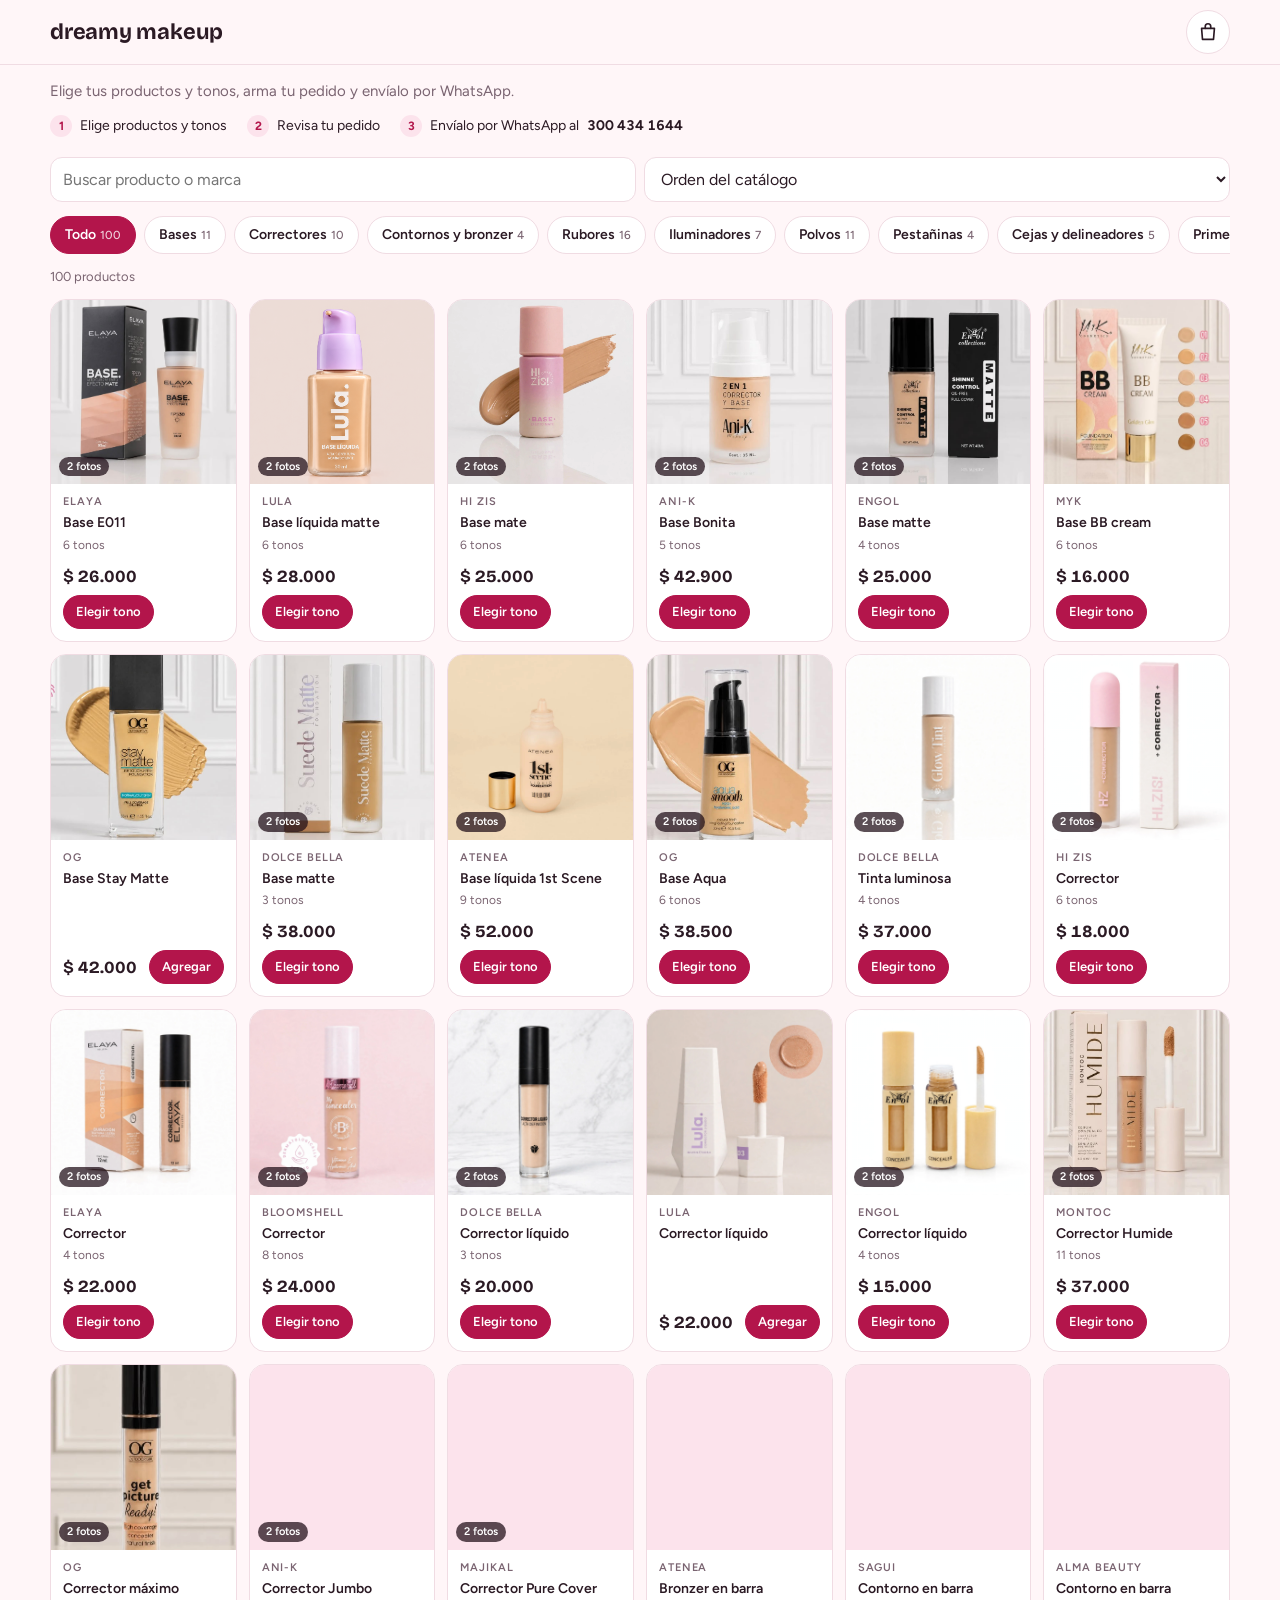
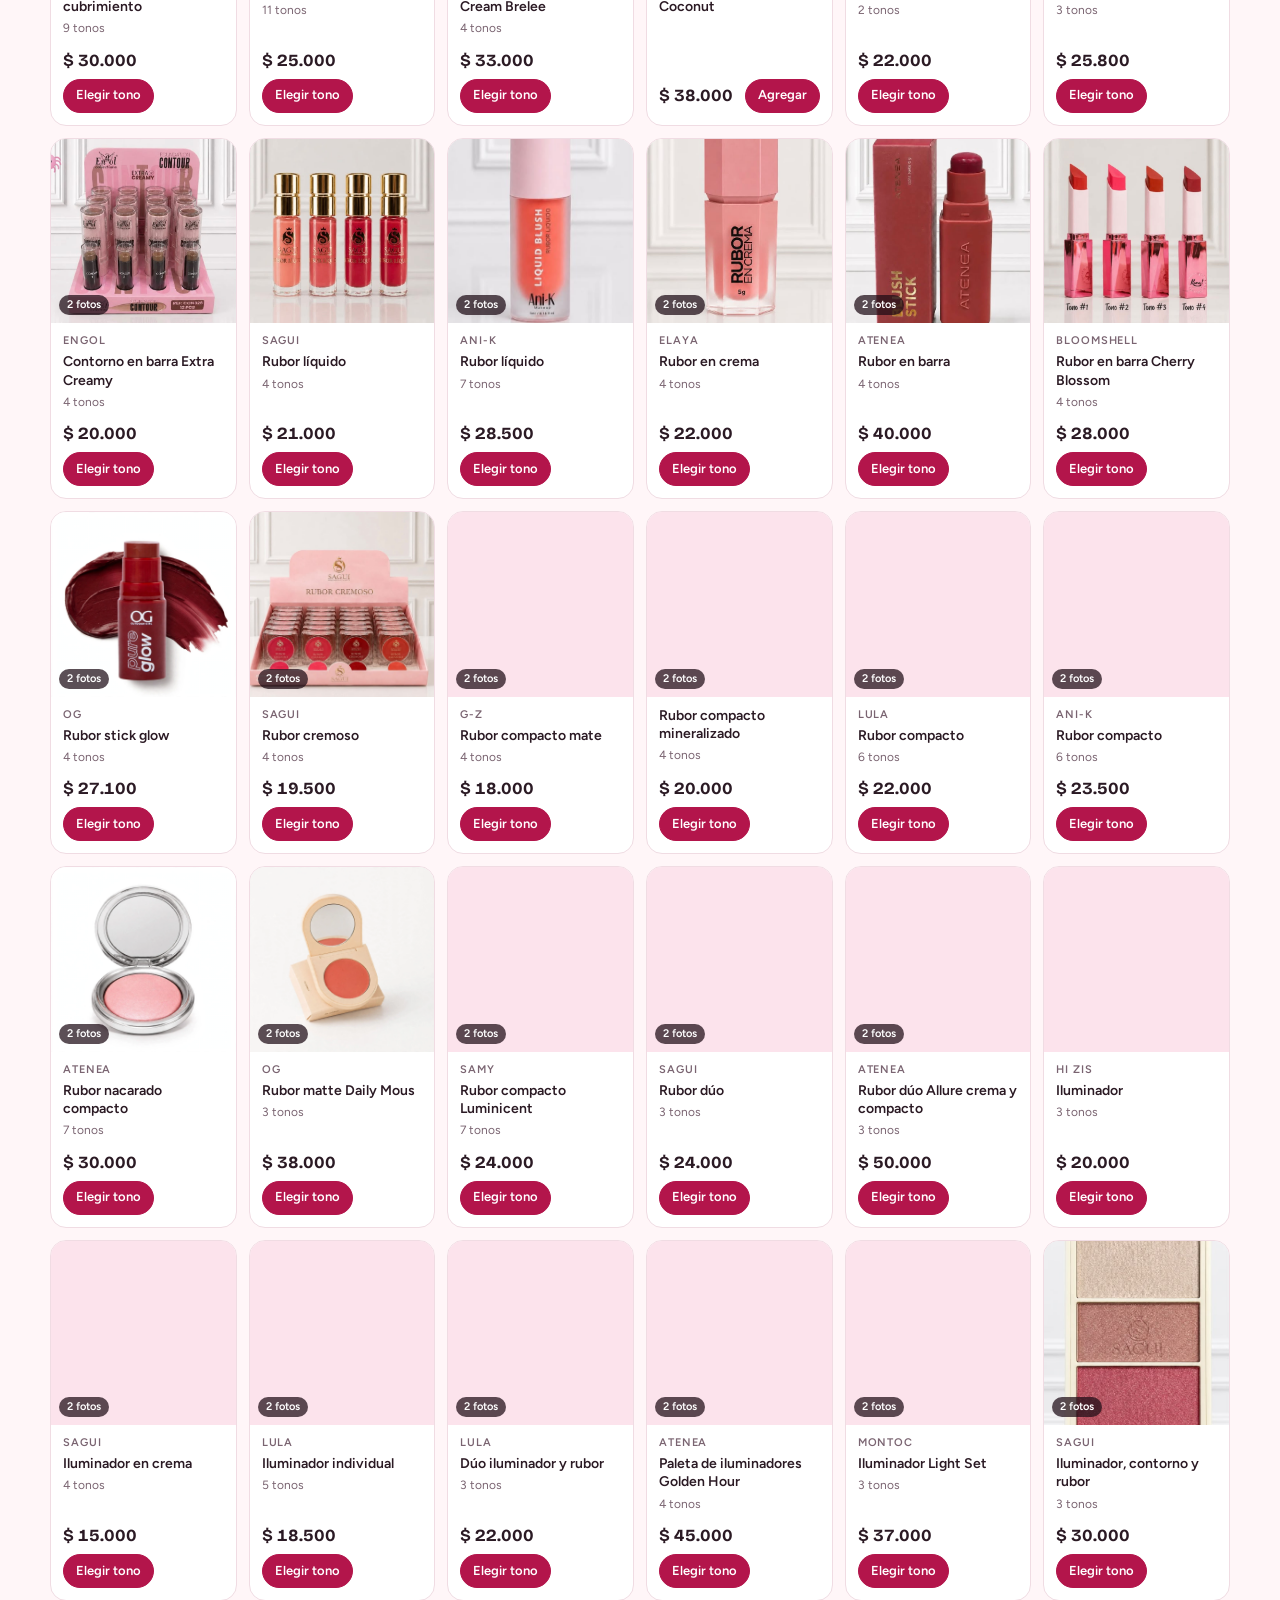
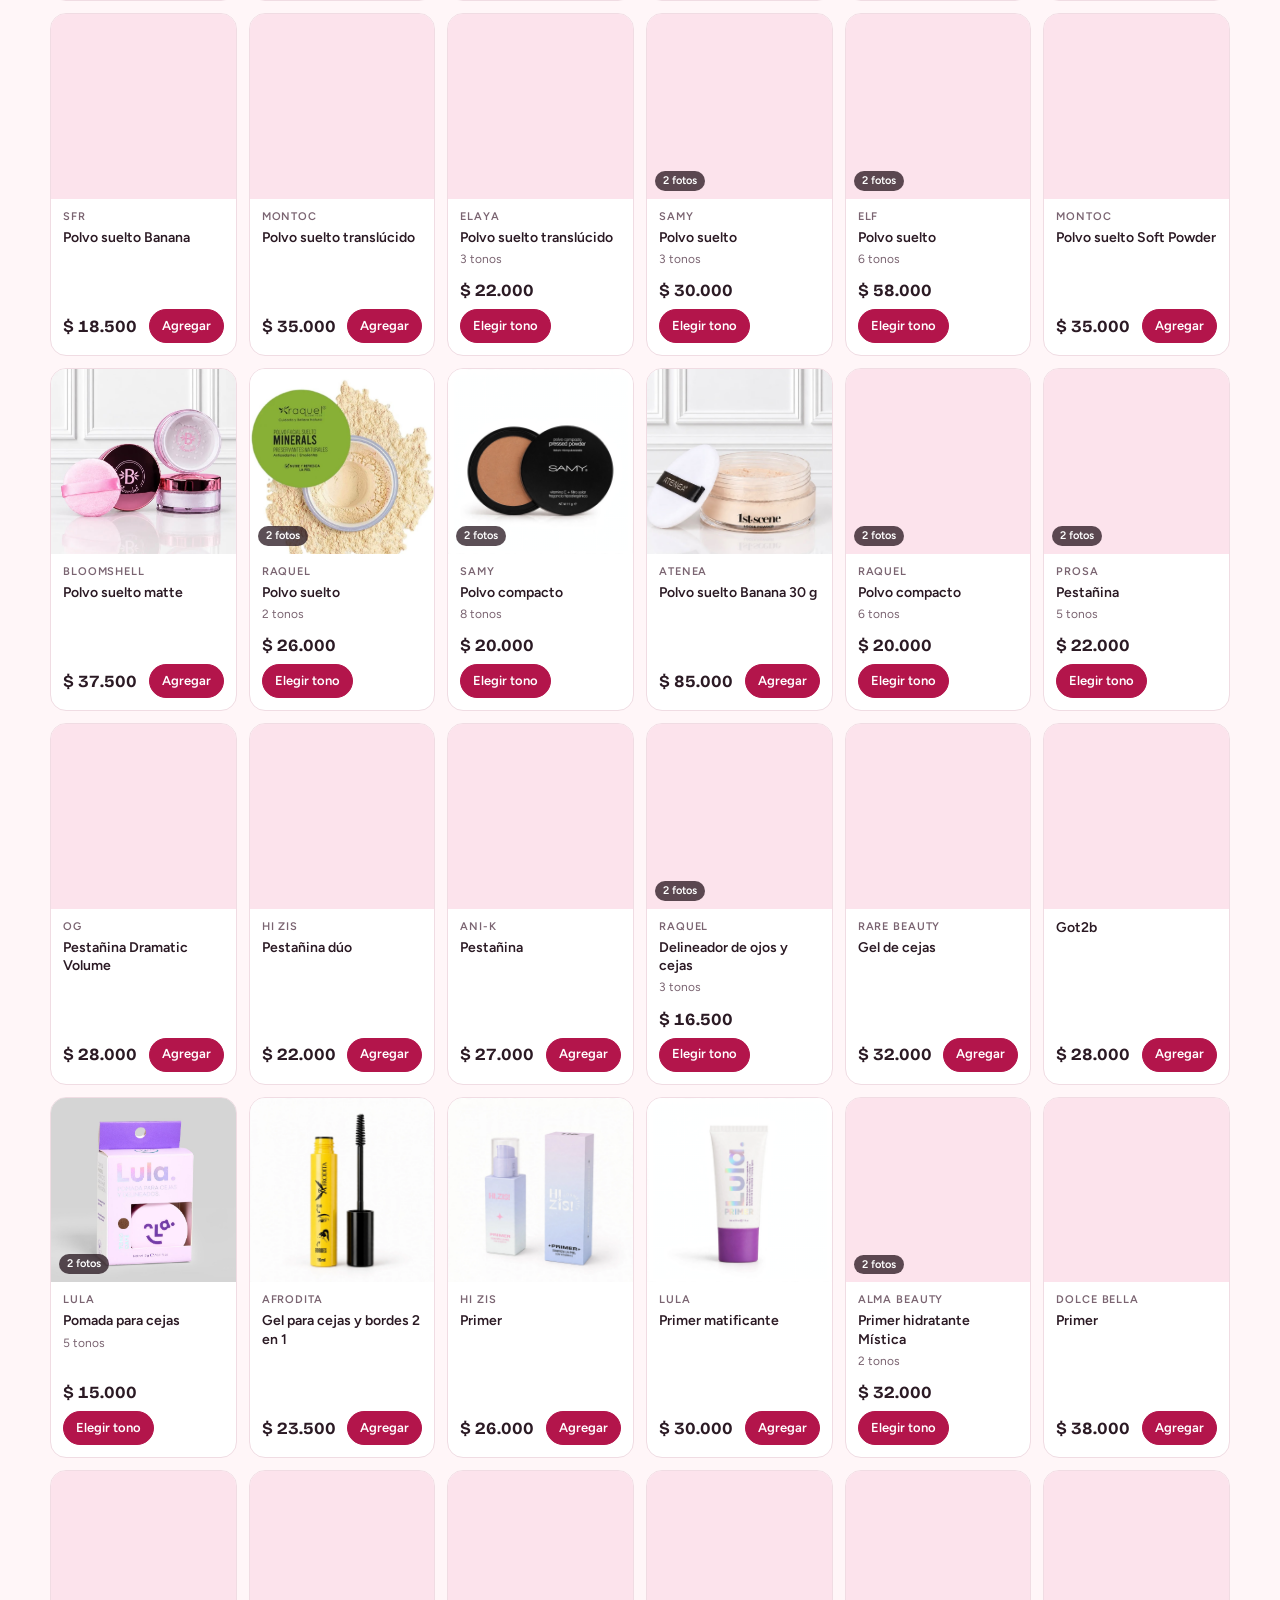
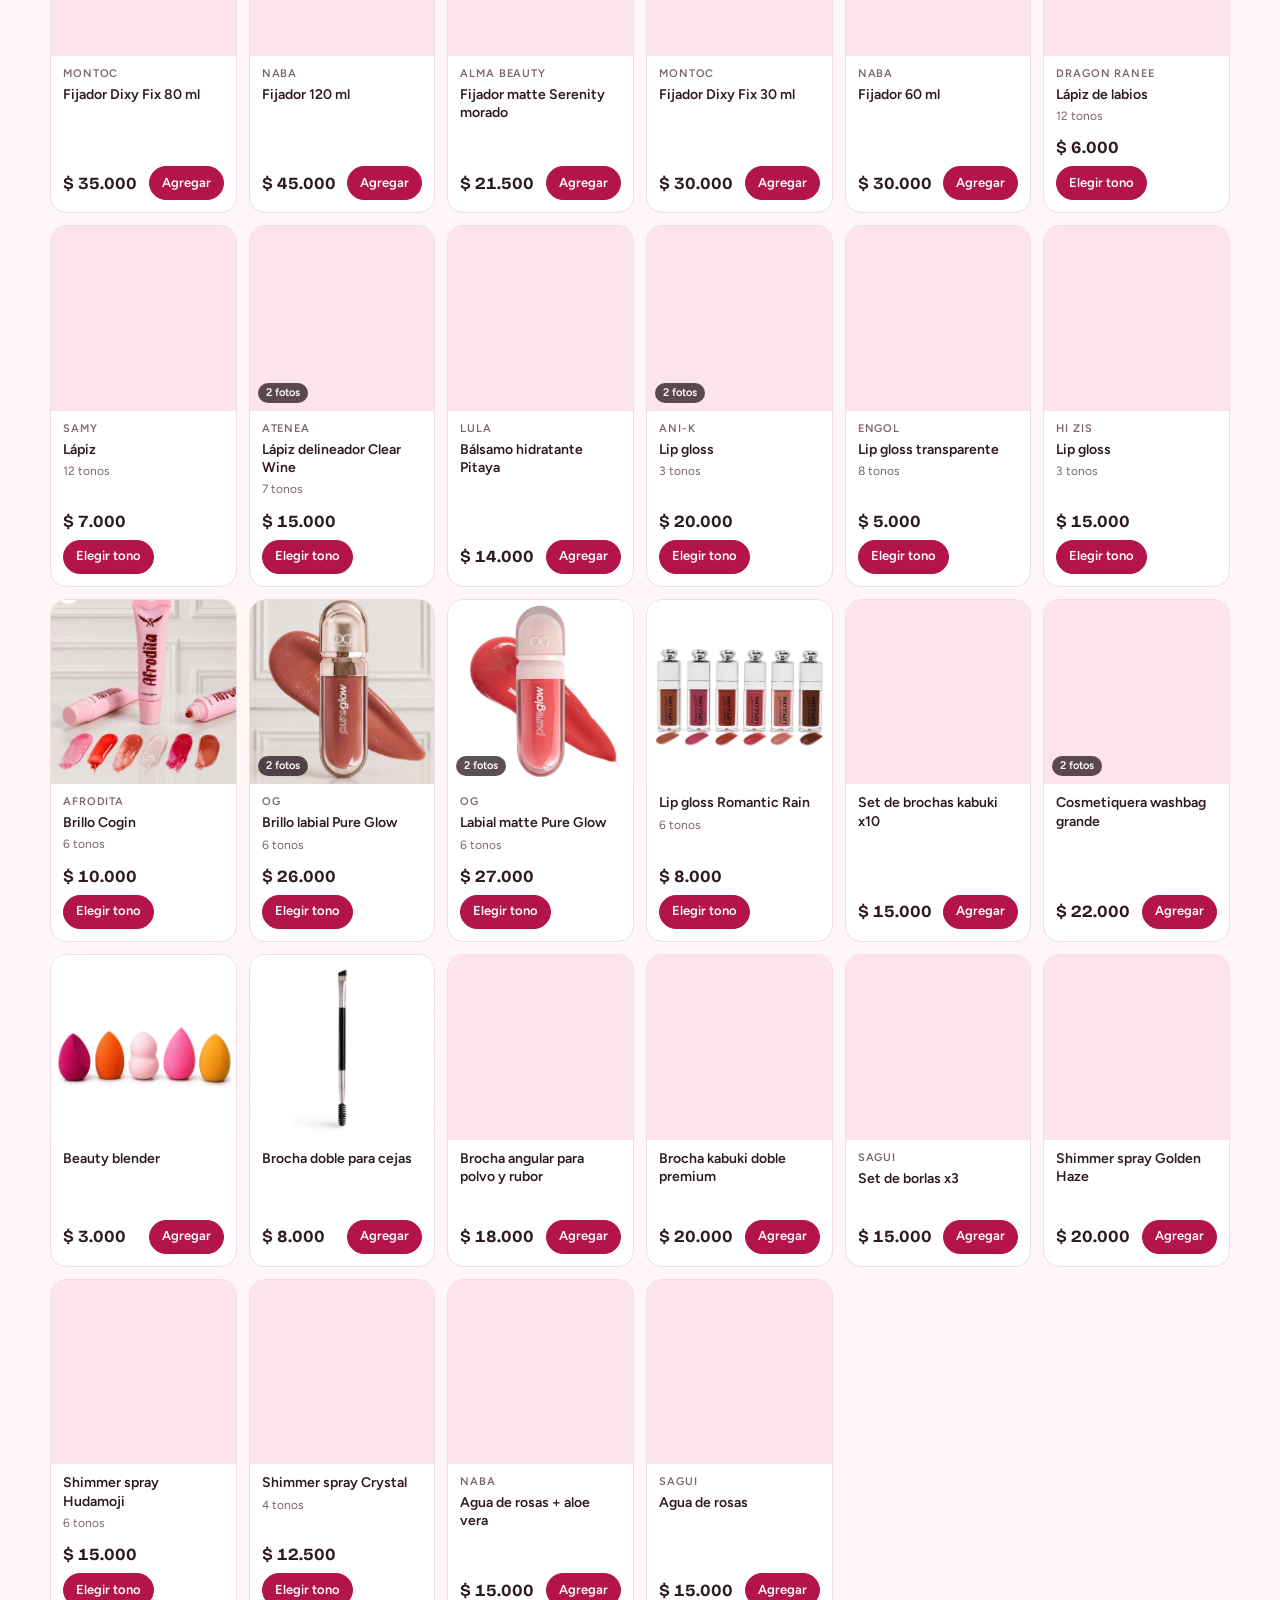
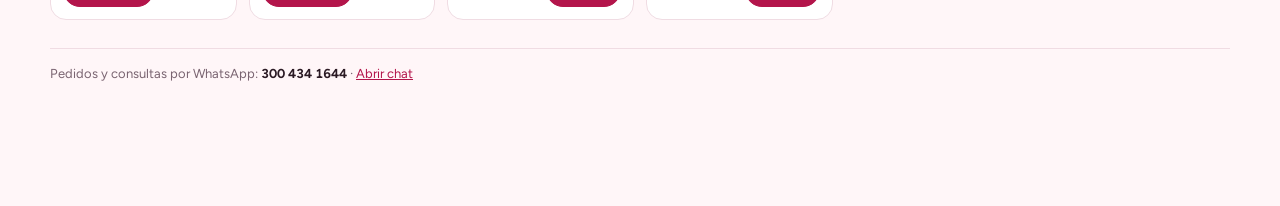
<file: index.html>
<!doctype html>
<html lang="es">
<head>
  <meta charset="utf-8">
  <meta name="viewport" content="width=device-width,initial-scale=1,viewport-fit=cover">
  <title>catalogo de maquillaje</title>
  <meta name="description" content="Catálogo de maquillaje. Arma tu pedido y envíalo por WhatsApp.">
  <link rel="preconnect" href="https://fonts.googleapis.com">
  <link rel="preconnect" href="https://fonts.gstatic.com" crossorigin>
  <link rel="stylesheet" href="https://fonts.googleapis.com/css2?family=Bricolage+Grotesque:opsz,wght@12..96,500;12..96,700&family=Figtree:wght@400;500;600;700&display=swap">
  <link rel="stylesheet" href="css/estilos.css">
</head>
<body>
  <!-- La tienda se dibuja aquí con js/app.js -->
  <div id="app"></div>

  <!-- Productos, precios, tonos y fotos: datos/catalogo.js -->
  <script src="datos/catalogo.js"></script>
  <script src="js/app.js"></script>
</body>
</html>
</file>
<file: css/estilos.css>
/* Estilos del catálogo. Los colores y tipografías están al inicio (variables --xxx). */
:root{
  --bg:#FFF6F8; --surface:#FFFFFF; --ink:#2B1A24; --muted:#7A6471; --line:#F0DCE3;
  --accent:#B3154B; --accent-ink:#FFFFFF; --tint:#FCE3EC;
  --wa:#0F7A3E; --wa-ink:#FFFFFF; --warn:#8A5200; --warn-bg:#FFF0D2;
  --ph-s:62%; --ph-l:90%; --ph-ink-l:34%;
  --shadow:0 10px 32px rgba(43,26,36,.16);
  --f-display:'Bricolage Grotesque','Segoe UI',system-ui,sans-serif;
  --f-body:'Figtree','Segoe UI',system-ui,sans-serif;
}
@media (prefers-color-scheme:dark){
  :root:not([data-theme="light"]){
    --bg:#160E13; --surface:#22161D; --ink:#F8E9EF; --muted:#BDA2AF; --line:#3A262F;
    --accent:#FF7DA9; --accent-ink:#2A0A16; --tint:#3B1E2B;
    --wa:#3CCB77; --wa-ink:#052012; --warn:#F2C26B; --warn-bg:#3A2C10;
    --ph-s:30%; --ph-l:22%; --ph-ink-l:82%;
    --shadow:0 10px 32px rgba(0,0,0,.55); color-scheme:dark;
  }
}
:root[data-theme="dark"]{
  --bg:#160E13; --surface:#22161D; --ink:#F8E9EF; --muted:#BDA2AF; --line:#3A262F;
  --accent:#FF7DA9; --accent-ink:#2A0A16; --tint:#3B1E2B;
  --wa:#3CCB77; --wa-ink:#052012; --warn:#F2C26B; --warn-bg:#3A2C10;
  --ph-s:30%; --ph-l:22%; --ph-ink-l:82%;
  --shadow:0 10px 32px rgba(0,0,0,.55); color-scheme:dark;
}
*{box-sizing:border-box}
body{background:var(--bg);color:var(--ink);font-family:var(--f-body);font-size:15px;line-height:1.45}
button,input,select,textarea{font:inherit;color:inherit}
button{cursor:pointer}
a{color:var(--accent)}
:focus-visible{outline:2px solid var(--accent);outline-offset:2px}
#app{padding-inline:16px}
.in-w{max-width:1180px;margin-inline:auto}

/* cabecera */
.hd{position:sticky;top:env(safe-area-inset-top,0px);z-index:30;margin-inline:-16px;padding:10px 16px;background:var(--bg);border-bottom:1px solid var(--line)}
.hd-in{max-width:1180px;margin-inline:auto;display:flex;align-items:center;justify-content:space-between;gap:12px}
.brand{min-width:0}
.brand h1{margin:0;font:700 22px/1.1 var(--f-display);letter-spacing:-.01em;text-wrap:balance;overflow-wrap:anywhere}
.hd-act{display:flex;align-items:center;gap:8px;flex:none}
.cartbtn{position:relative;display:inline-flex;align-items:center;justify-content:center;width:44px;height:44px;border-radius:50%;border:1px solid var(--line);background:var(--surface)}
.cartbtn .n{position:absolute;top:-4px;right:-4px;min-width:20px;height:20px;padding:0 5px;border-radius:999px;background:var(--accent);color:var(--accent-ink);font:700 12px/20px var(--f-body);text-align:center}
.cartbtn .n[hidden]{display:none}

/* intro */
.intro{padding-block:16px 8px}
.intro p.tag{margin:0 0 12px;color:var(--muted);max-width:60ch}
.steps{display:flex;flex-wrap:wrap;gap:8px 20px;margin:0;padding:0;list-style:none;counter-reset:s;font-size:14px}
.steps li{display:flex;align-items:center;gap:8px;counter-increment:s}
.steps li::before{content:counter(s);display:inline-grid;place-items:center;width:22px;height:22px;border-radius:50%;background:var(--tint);color:var(--accent);font:700 12px var(--f-body)}

/* herramientas */
.tools{display:flex;flex-wrap:wrap;gap:8px;margin-block:12px 8px}
.tools .in{flex:1 1 220px;min-width:0}
.in{width:100%;padding:10px 12px;min-height:42px;border:1px solid var(--line);border-radius:12px;background:var(--surface);color:var(--ink);font-size:16px}
textarea.in{min-height:84px;resize:vertical}
select.in{width:auto;flex:0 0 auto}
.chips{display:flex;gap:8px;overflow-x:auto;padding-block:6px;scrollbar-width:none}
.chips::-webkit-scrollbar{display:none}
.chip{flex:none;min-height:38px;padding:0 14px;border-radius:999px;border:1px solid var(--line);background:var(--surface);font-weight:600;font-size:14px;white-space:nowrap}
.chip small{color:var(--muted);font-weight:500;margin-left:4px}
.chip.on{background:var(--accent);border-color:var(--accent);color:var(--accent-ink)}
.chip.on small{color:inherit;opacity:.8}
.count{margin:8px 0 12px;color:var(--muted);font-size:13px}

/* rejilla */
.grid{display:grid;grid-template-columns:repeat(auto-fill,minmax(min(100%,168px),1fr));gap:12px}
.card{position:relative;display:flex;flex-direction:column;min-width:0;background:var(--surface);border:1px solid var(--line);border-radius:16px;overflow:hidden}
.card.sold .card-img{opacity:.55}
.card.hid{border-style:dashed;opacity:.8}
.card-img{display:block;position:relative;width:100%;aspect-ratio:1;padding:0;border:0;background:var(--tint);overflow:hidden}
.card-img img{width:100%;height:100%;object-fit:cover;display:block}
.ph{width:100%;height:100%;display:grid;place-items:center;background:linear-gradient(135deg,hsl(var(--h) var(--ph-s) var(--ph-l)),hsl(calc(var(--h) + 26) var(--ph-s) calc(var(--ph-l) - 7%)))}
.ph span{font:700 clamp(28px,9vw,44px)/1 var(--f-display);color:hsl(var(--h) 45% var(--ph-ink-l));letter-spacing:-.02em}
.pcount,.tagpill{position:absolute;left:8px;bottom:8px;padding:2px 8px;border-radius:999px;background:rgba(30,12,22,.72);color:#fff;font-size:11px;font-weight:600}
.tagpill{left:auto;right:8px;top:8px;bottom:auto;background:var(--ink);color:var(--bg)}
.card-body{display:flex;flex-direction:column;gap:4px;padding:10px 12px 12px;flex:1;min-width:0}
.bl{margin:0;color:var(--muted);font-size:11px;font-weight:600;letter-spacing:.08em;text-transform:uppercase;overflow-wrap:anywhere}
.pname{margin:0;font-size:14px;font-weight:600;line-height:1.3;display:-webkit-box;-webkit-line-clamp:3;-webkit-box-orient:vertical;overflow:hidden;overflow-wrap:anywhere}
.tprev{display:flex;align-items:center;gap:4px;min-height:16px;color:var(--muted);font-size:12px;flex-wrap:wrap}
.sw{display:inline-block;width:14px;height:14px;border-radius:50%;border:1px solid var(--line);flex:none}
.card-foot{display:flex;align-items:center;justify-content:space-between;gap:8px;margin-top:auto;padding-top:8px;flex-wrap:wrap}
.price{font:700 17px var(--f-display);font-variant-numeric:tabular-nums}

/* botones */
.btn{display:inline-flex;align-items:center;justify-content:center;gap:8px;min-height:42px;padding:0 18px;border-radius:999px;border:1px solid var(--line);background:var(--surface);color:var(--ink);font-weight:600;font-size:14px;text-decoration:none}
.btn.primary{background:var(--accent);border-color:var(--accent);color:var(--accent-ink)}
.btn.wa{background:var(--wa);border-color:var(--wa);color:var(--wa-ink)}
.btn.sm{min-height:34px;padding:0 12px;font-size:13px}
.btn.block{width:100%}
.btn[disabled]{opacity:.5;cursor:not-allowed}
.btn.danger{color:var(--accent);border-color:var(--accent)}
.linkbtn{background:none;border:0;padding:4px 0;color:var(--muted);text-decoration:underline;font-size:13px}

/* barra inferior */
.bar{position:fixed;left:0;right:0;bottom:0;z-index:40;display:flex;justify-content:center;padding:10px 16px calc(10px + env(safe-area-inset-bottom,0px));pointer-events:none}
.bar:empty{display:none}
.bar-in{pointer-events:auto;display:flex;align-items:center;justify-content:space-between;gap:12px;width:100%;max-width:560px;padding:10px 10px 10px 18px;border-radius:999px;background:var(--ink);color:var(--bg);box-shadow:var(--shadow)}
.bar-in .t{min-width:0;font-size:14px;line-height:1.25}
.bar-in .t b{display:block;font:700 16px var(--f-display);font-variant-numeric:tabular-nums}
.bar-in .btn{flex:none}
.main{padding-bottom:110px}

/* modal */
.overlay{position:fixed;inset:0;z-index:60;display:flex;align-items:flex-end;justify-content:center;background:rgba(24,8,16,.55)}
.sheet{position:relative;width:100%;max-width:780px;max-height:calc(100% - 20px);overflow:auto;padding:18px 16px calc(20px + env(safe-area-inset-bottom,0px));border-radius:22px 22px 0 0;background:var(--surface);color:var(--ink);box-shadow:var(--shadow);overscroll-behavior:contain}
.sheet-h{display:flex;align-items:center;justify-content:space-between;gap:12px;margin-bottom:12px}
.sheet-h h2{margin:0;font:700 22px/1.15 var(--f-display);text-wrap:balance}
.x{flex:none;width:40px;height:40px;border-radius:50%;border:1px solid var(--line);background:var(--bg);font-size:22px;line-height:1}
@media (min-width:780px){
  .overlay{align-items:center}
  .sheet{border-radius:22px;max-height:90%;padding-bottom:20px}
  .overlay.drawer{align-items:stretch;justify-content:flex-end}
  .overlay.drawer .sheet{max-width:460px;height:100%;max-height:100%;border-radius:0}
}
.det{display:grid;grid-template-columns:minmax(0,1fr);gap:16px}
@media (min-width:640px){.det{grid-template-columns:minmax(0,320px) minmax(0,1fr)}}
.gal{display:flex;overflow-x:auto;scroll-snap-type:x mandatory;border-radius:16px;background:var(--tint);scrollbar-width:none;aspect-ratio:1;max-width:100%}
.gal::-webkit-scrollbar{display:none}
.gal .slide{flex:0 0 100%;width:100%;height:100%;object-fit:cover;scroll-snap-align:center}
.gal.one{overflow:hidden}
.thumbs{display:flex;gap:8px;margin-top:8px;overflow-x:auto}
.th{flex:none;width:52px;height:52px;padding:0;border-radius:10px;border:2px solid transparent;overflow:hidden;background:var(--tint)}
.th img{width:100%;height:100%;object-fit:cover;display:block}
.th.on{border-color:var(--accent)}
.info h2{margin:2px 0 6px;font:700 24px/1.15 var(--f-display);text-wrap:balance;overflow-wrap:anywhere}
.info .price{font-size:26px}
.desc{margin:10px 0;color:var(--muted);white-space:pre-line}
.lbl{margin:14px 0 8px;font-size:13px;font-weight:600;color:var(--muted)}
.lbl b{color:var(--ink)}
.req{color:var(--accent)}
.tones{display:flex;flex-wrap:wrap;gap:8px}
.tone{display:inline-flex;align-items:center;gap:8px;min-height:40px;padding:0 14px;border-radius:999px;border:1.5px solid var(--line);background:var(--bg);font-weight:600;font-size:14px}
.tone .sw{width:18px;height:18px}
.tone.on{border-color:var(--accent);background:var(--tint)}
.tones.need .tone{border-color:var(--accent)}
.qty{display:inline-flex;align-items:center;border:1px solid var(--line);border-radius:999px;background:var(--bg)}
.qty button{width:40px;height:40px;border:0;background:none;font-size:20px;border-radius:50%}
.qty span{min-width:28px;text-align:center;font-weight:700;font-variant-numeric:tabular-nums}
.addrow{display:flex;gap:12px;align-items:center;margin-top:18px;flex-wrap:wrap}
.addrow .btn{flex:1 1 180px}

/* carrito */
.line{display:grid;grid-template-columns:56px minmax(0,1fr);gap:12px;padding-block:12px;border-bottom:1px solid var(--line)}
.line .th2{width:56px;height:56px;border-radius:12px;overflow:hidden;background:var(--tint)}
.line .th2 img{width:100%;height:100%;object-fit:cover;display:block}
.line .th2 .ph span{font-size:20px}
.line h3{margin:0;font-size:14px;font-weight:600;line-height:1.3;overflow-wrap:anywhere}
.line .sub{color:var(--muted);font-size:13px}
.line .ctl{display:flex;align-items:center;justify-content:space-between;gap:8px;margin-top:6px;flex-wrap:wrap}
.line .qty button{width:34px;height:34px}
.line .lt{font-weight:700;font-variant-numeric:tabular-nums}
.tot{display:flex;justify-content:space-between;align-items:baseline;margin-block:14px 4px;font:700 20px var(--f-display);font-variant-numeric:tabular-nums}
.note{margin:0 0 14px;color:var(--muted);font-size:13px}
.field{margin-top:12px}
.field label,.field .fl{display:block;margin-bottom:5px;font-size:13px;font-weight:600;color:var(--muted)}
.grid2{display:grid;grid-template-columns:repeat(auto-fit,minmax(min(100%,200px),1fr));gap:12px}
.stack{display:flex;flex-direction:column;gap:8px;margin-top:14px}
.empty{padding:28px 8px;text-align:center;color:var(--muted)}

/* edición */
.admin{margin-block:12px;padding:12px;border:1px dashed var(--accent);border-radius:16px;background:var(--tint)}
.admin-row{display:flex;flex-wrap:wrap;align-items:center;gap:8px}
.admin-row+.admin-row{margin-top:10px}
.admin .state{color:var(--muted);font-size:13px}
.admin .chips{padding-block:0}
.admin .chip{min-height:32px;font-size:13px}
.adm{display:flex;flex-wrap:wrap;gap:6px;padding:0 12px 12px}
.pill{display:inline-block;padding:2px 8px;border-radius:999px;background:var(--warn-bg);color:var(--warn);font-size:11px;font-weight:700}
.chk{display:flex;align-items:center;gap:10px;min-height:40px}
.chk input{width:20px;height:20px;accent-color:var(--accent)}
.trow{display:grid;grid-template-columns:minmax(0,1fr) 44px 40px;gap:8px;margin-bottom:8px;align-items:center}
.trow input[type=color]{width:44px;height:42px;padding:2px;border:1px solid var(--line);border-radius:10px;background:var(--surface)}
.trow.nocolor input[type=color]{opacity:.35}
.mini{width:40px;height:40px;border-radius:10px;border:1px solid var(--line);background:var(--bg)}
.pgrid{display:grid;grid-template-columns:repeat(auto-fill,minmax(96px,1fr));gap:10px}
.pph{position:relative;border-radius:12px;overflow:hidden;border:1px solid var(--line);background:var(--bg)}
.pph img{display:block;width:100%;aspect-ratio:1;object-fit:cover}
.pph .btns{display:flex;gap:4px;padding:4px}
.pph .btns button{flex:1;min-height:30px;border:1px solid var(--line);border-radius:8px;background:var(--surface);font-size:11px;font-weight:600}
.pph .main-tag{position:absolute;top:6px;left:6px;padding:1px 7px;border-radius:999px;background:var(--accent);color:var(--accent-ink);font-size:10px;font-weight:700}
.hint{margin:4px 0 0;color:var(--muted);font-size:12px}
.ft{margin-block:28px 12px;padding-top:16px;border-top:1px solid var(--line);color:var(--muted);font-size:13px}
.ft b{color:var(--ink);font-variant-numeric:tabular-nums;user-select:all}
.toast{position:fixed;left:50%;bottom:calc(88px + env(safe-area-inset-bottom,0px));z-index:80;max-width:min(92vw,420px);padding:10px 16px;border-radius:12px;background:var(--ink);color:var(--bg);font-size:14px;box-shadow:var(--shadow);transform:translate(-50%,12px);opacity:0;pointer-events:none;transition:opacity .2s,transform .2s}
.toast.show{opacity:1;transform:translate(-50%,0)}
@media (prefers-reduced-motion:reduce){.toast{transition:none}.gal{scroll-behavior:auto}}

html{-webkit-text-size-adjust:100%}
body{margin:0}
img{max-width:100%}
[hidden]{display:none!important}
.sheet-h h2.mut{font:600 16px var(--f-body);color:var(--muted)}

/* ---- editor visual (admin.html) ---- */
.ad-top{position:sticky;top:0;z-index:30;margin-inline:-16px;padding:10px 16px;background:var(--bg);border-bottom:1px solid var(--line)}
.ad-top-in{max-width:1180px;margin-inline:auto;display:flex;flex-wrap:wrap;align-items:center;justify-content:space-between;gap:10px}
.ad-top h1{margin:0;font:700 20px var(--f-display)}
.ad-top .acts{display:flex;flex-wrap:wrap;gap:8px}
.ad-wrap{max-width:1180px;margin-inline:auto;padding-bottom:80px}
.ad-note{margin:14px 0;padding:12px 14px;border-radius:14px;background:var(--tint);color:var(--ink);font-size:14px}
.ad-box{margin-block:14px;padding:14px;border:1px solid var(--line);border-radius:16px;background:var(--surface)}
.ad-box h2{margin:0 0 8px;font:700 17px var(--f-display)}
.ad-filters{display:flex;flex-wrap:wrap;gap:8px;margin-block:14px}
.ad-filters .in{flex:1 1 200px;min-width:0}
.pr{display:grid;gap:12px;margin-block:12px;padding:14px;border:1px solid var(--line);border-radius:16px;background:var(--surface)}
.pr.off{opacity:.65}
.pr-h{display:flex;flex-wrap:wrap;align-items:center;gap:8px;justify-content:space-between}
.pr-h code{padding:2px 8px;border-radius:8px;background:var(--tint);font-size:13px}
.pr-photos{display:flex;gap:8px;flex-wrap:wrap}
.pr-photos .pp{width:64px;height:64px;border-radius:10px;border:1px solid var(--line);overflow:hidden;background:var(--tint);display:grid;place-items:center;font-size:11px;color:var(--muted);text-align:center}
.pr-photos .pp img{width:100%;height:100%;object-fit:cover;display:block}
.pr-photos .pp.bad{border-color:var(--accent);color:var(--accent)}
.pr-checks{display:flex;flex-wrap:wrap;gap:18px}
</file>
